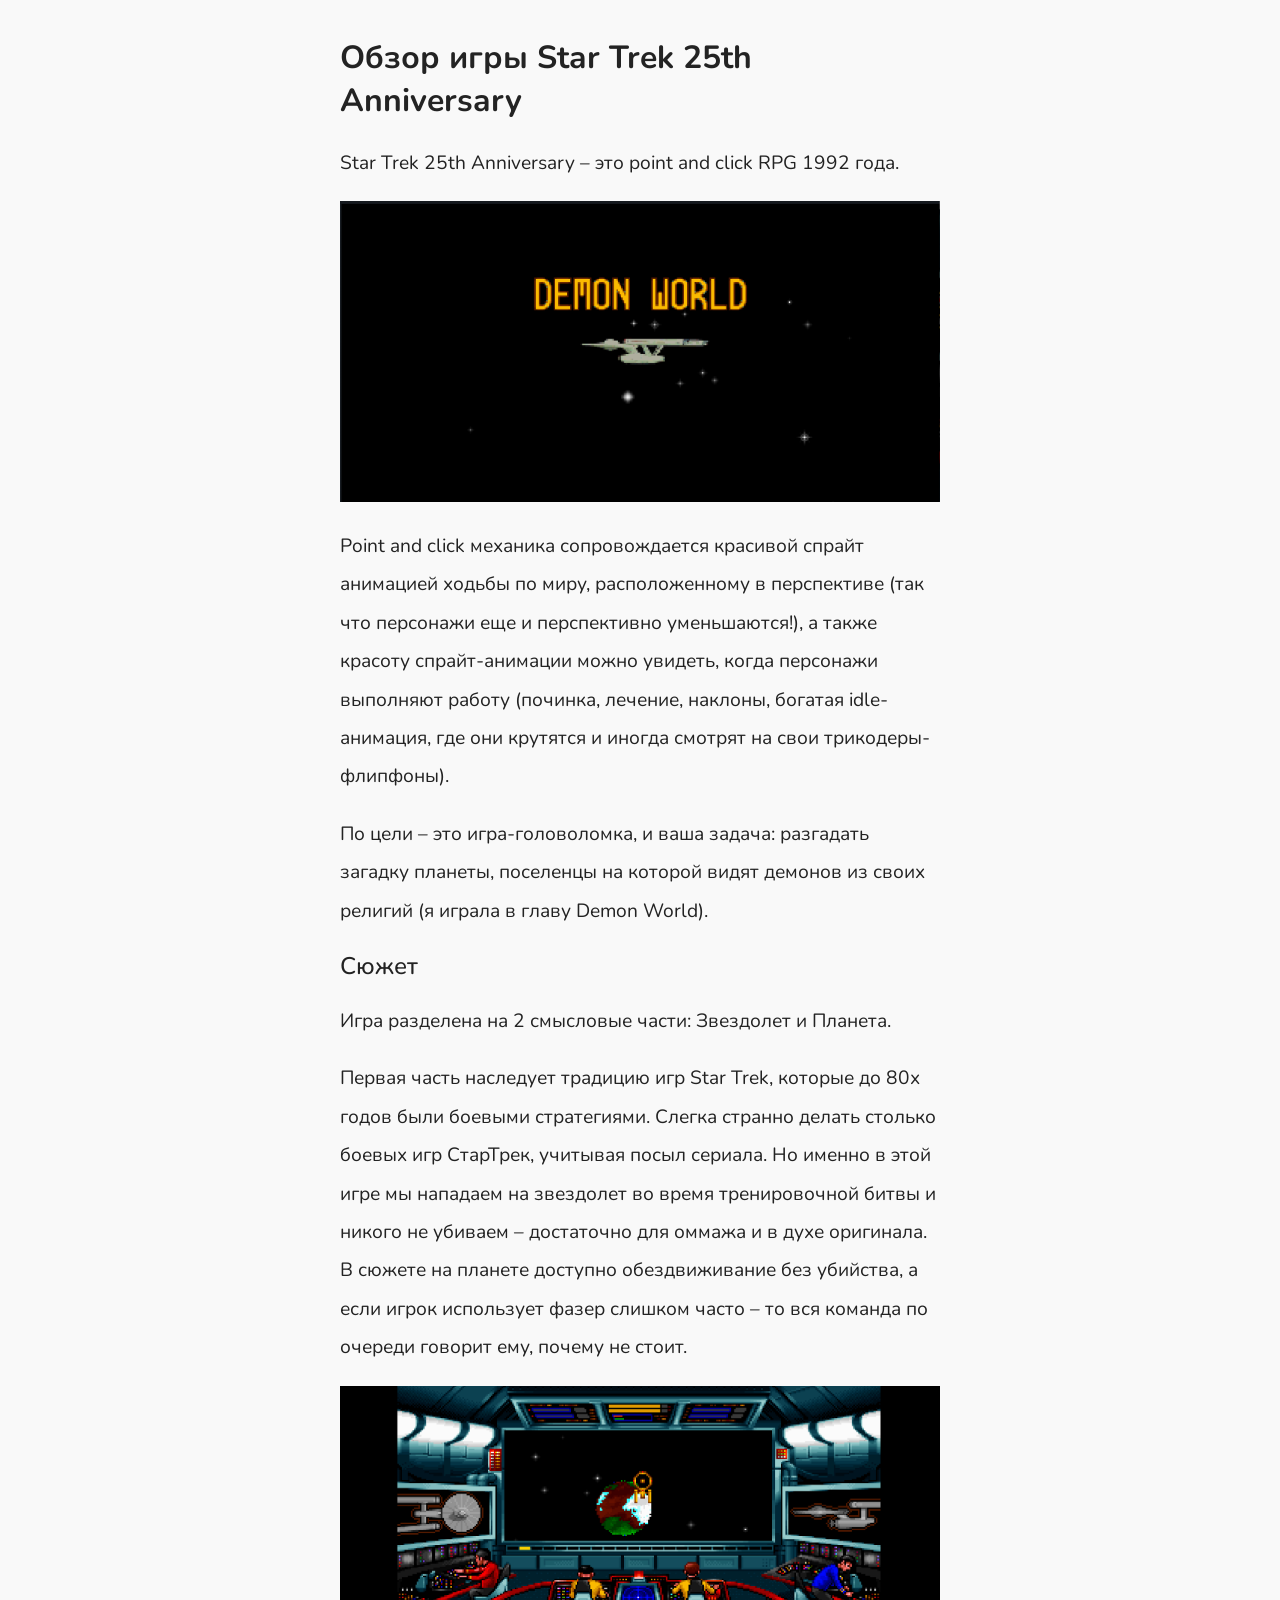
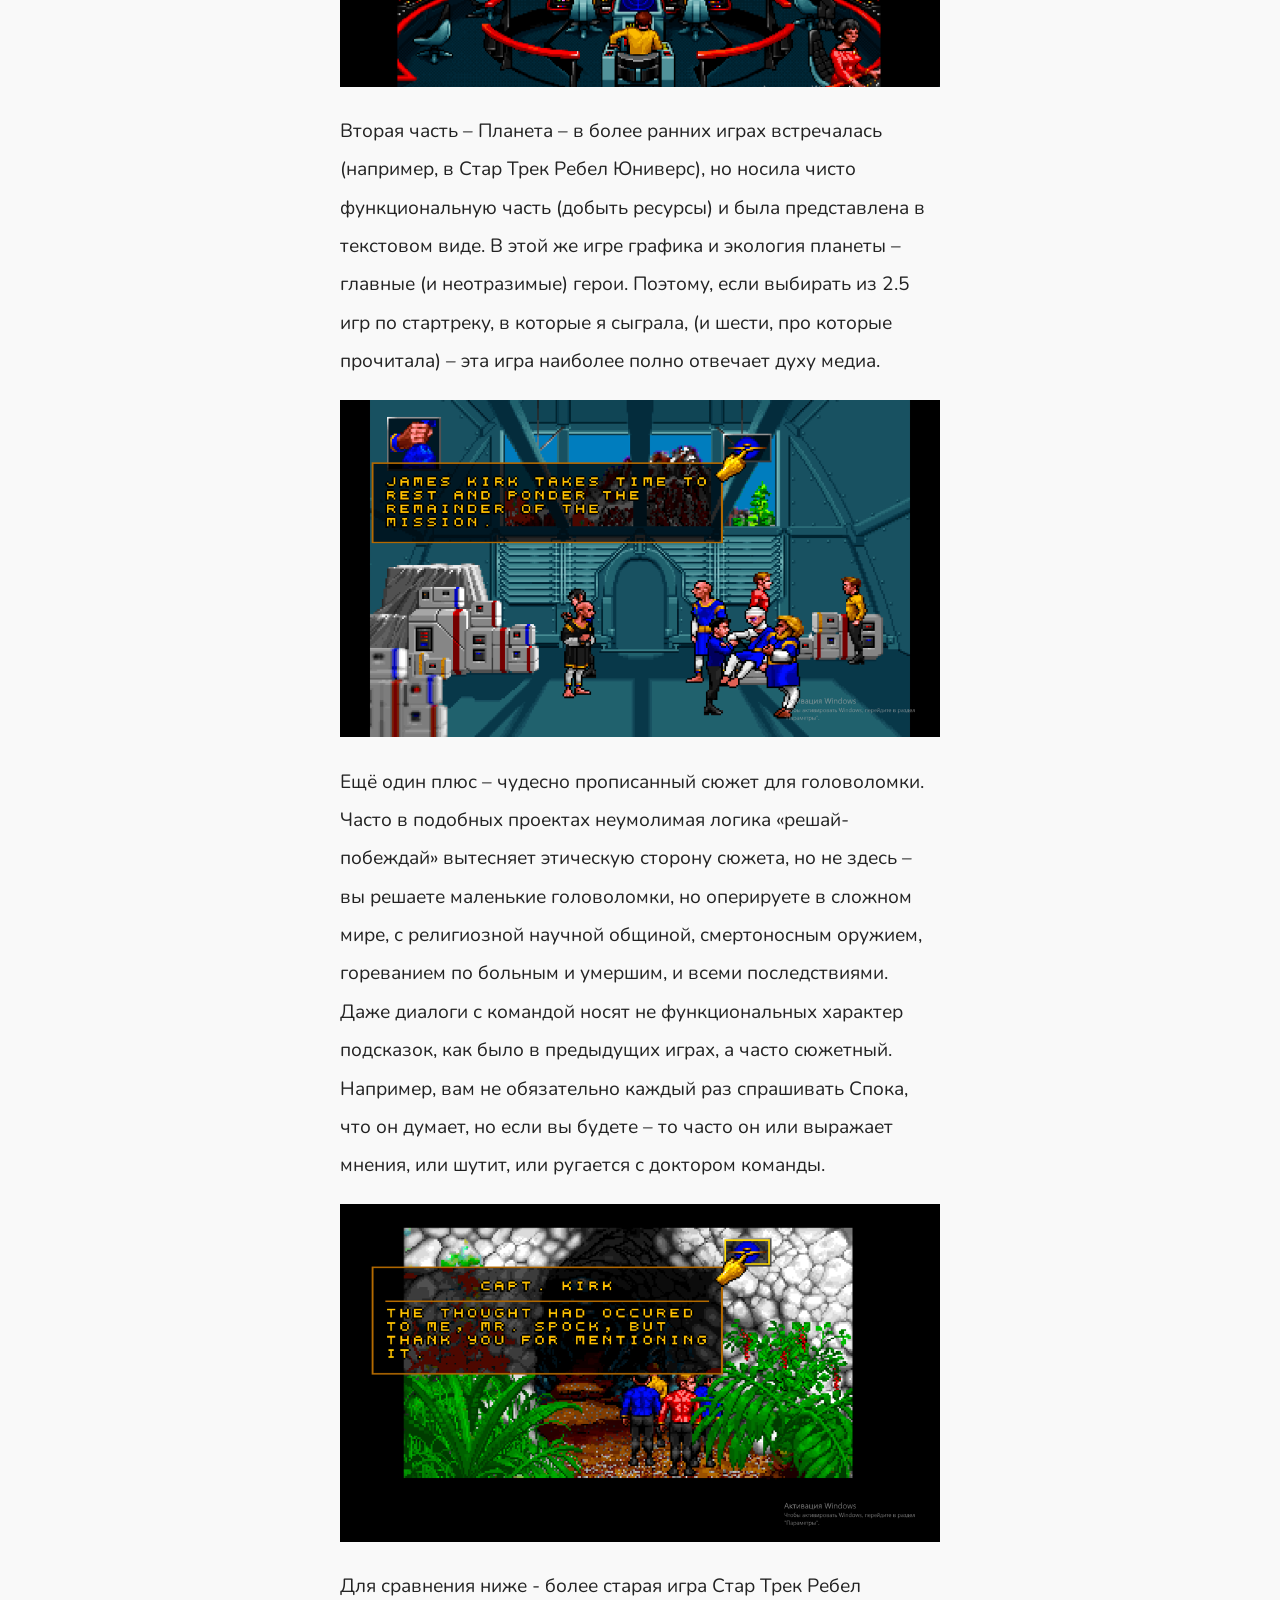
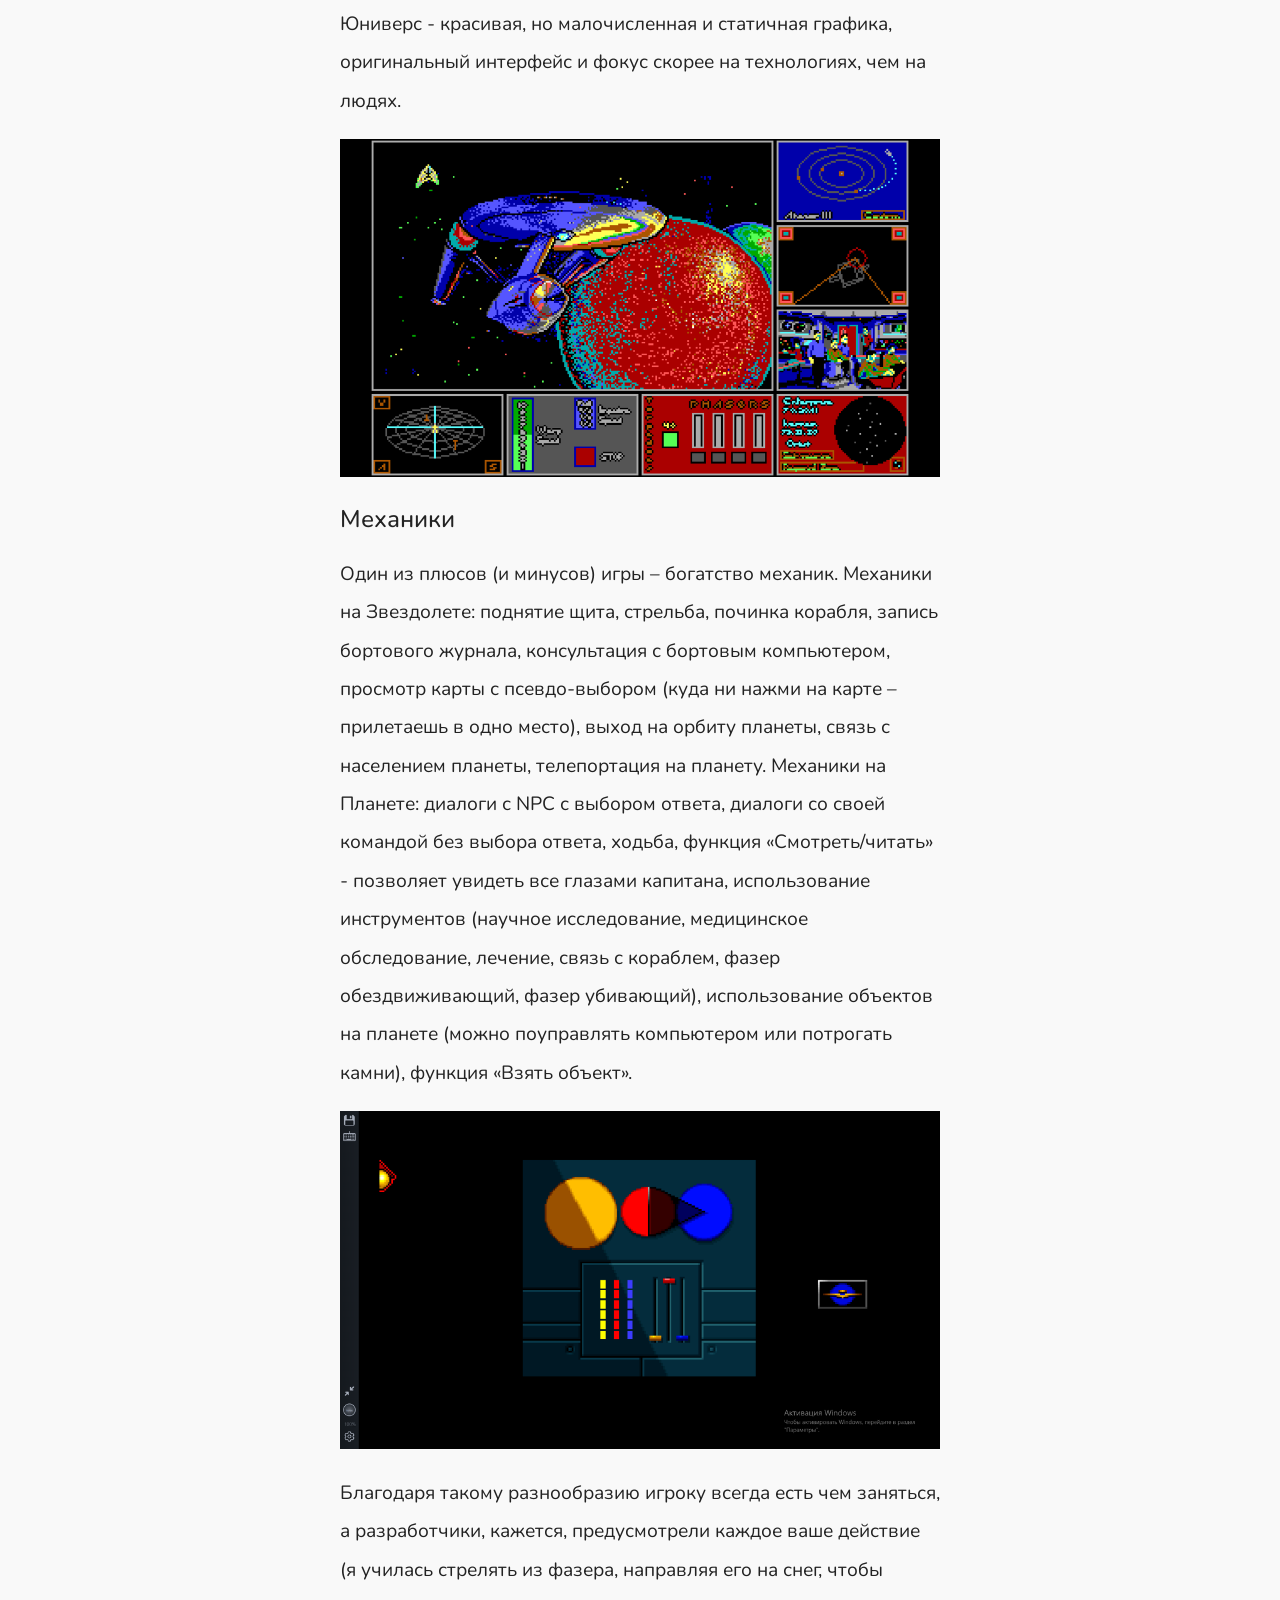
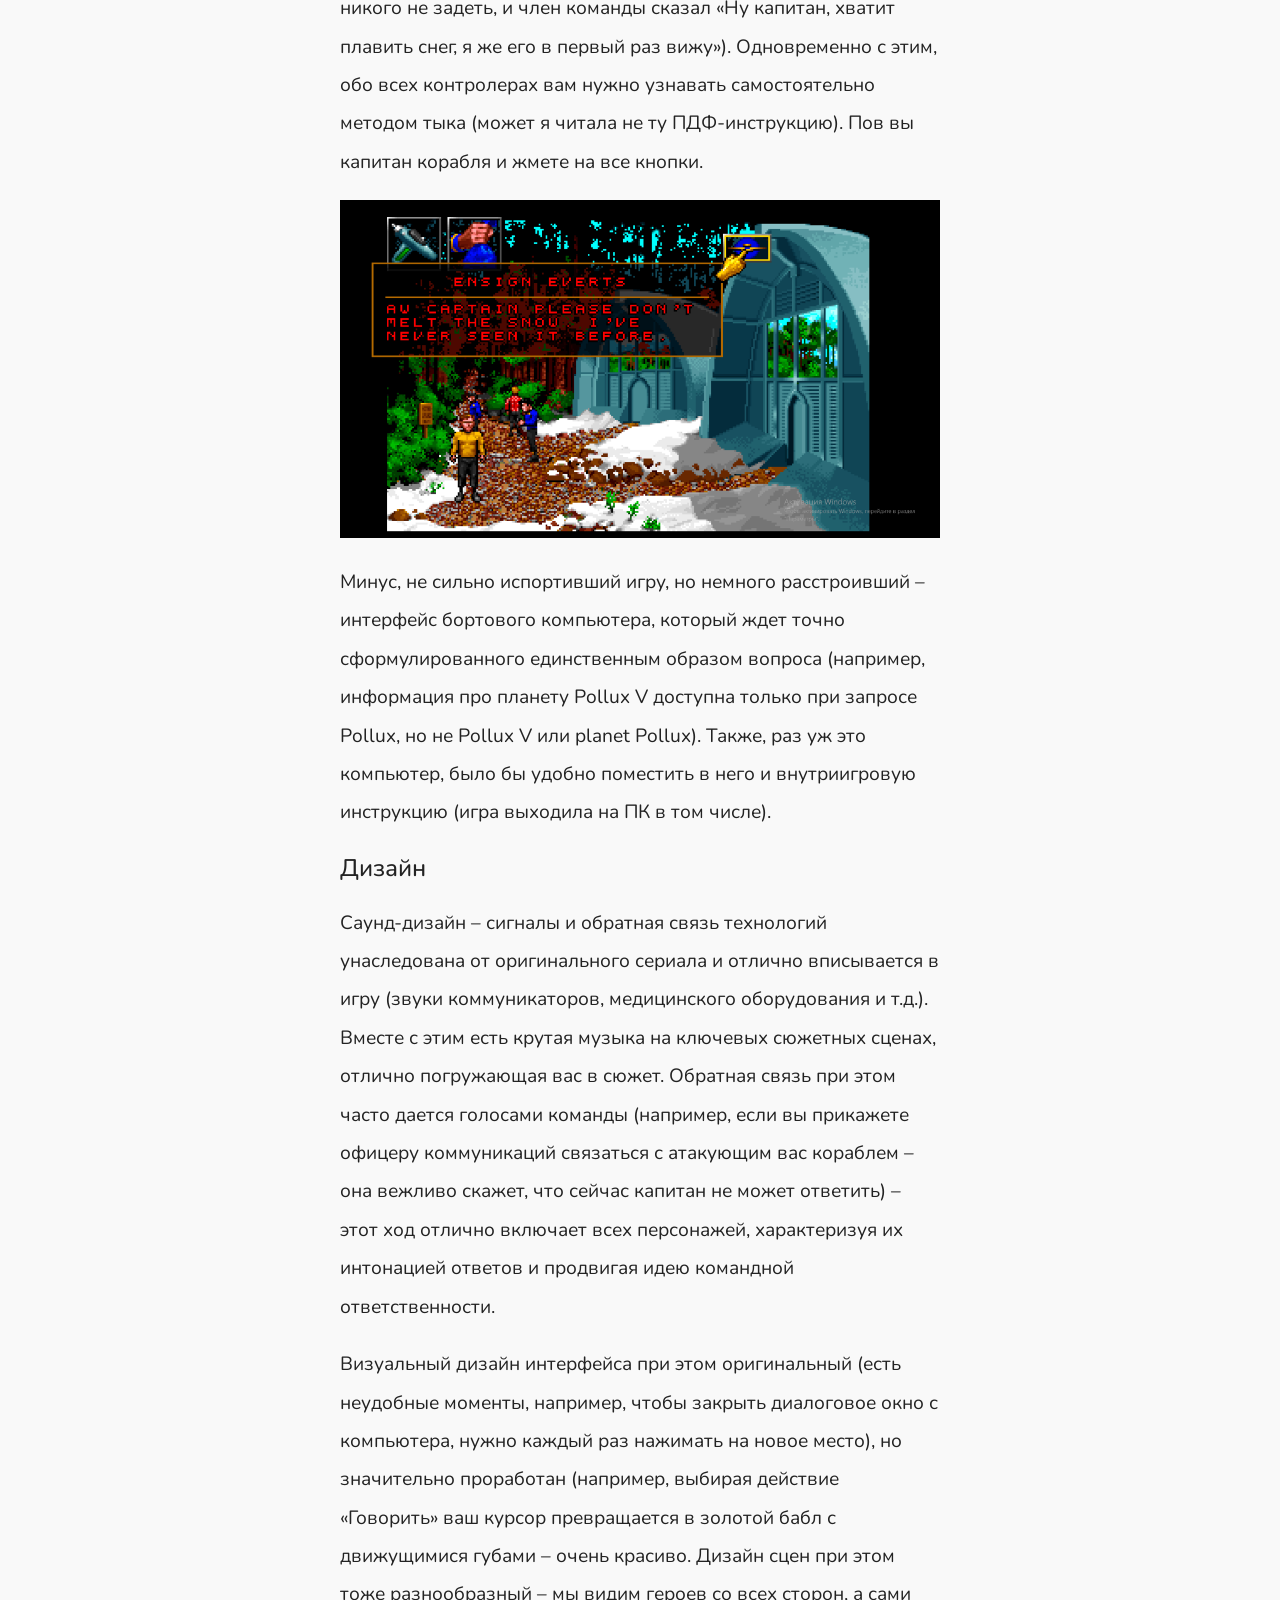
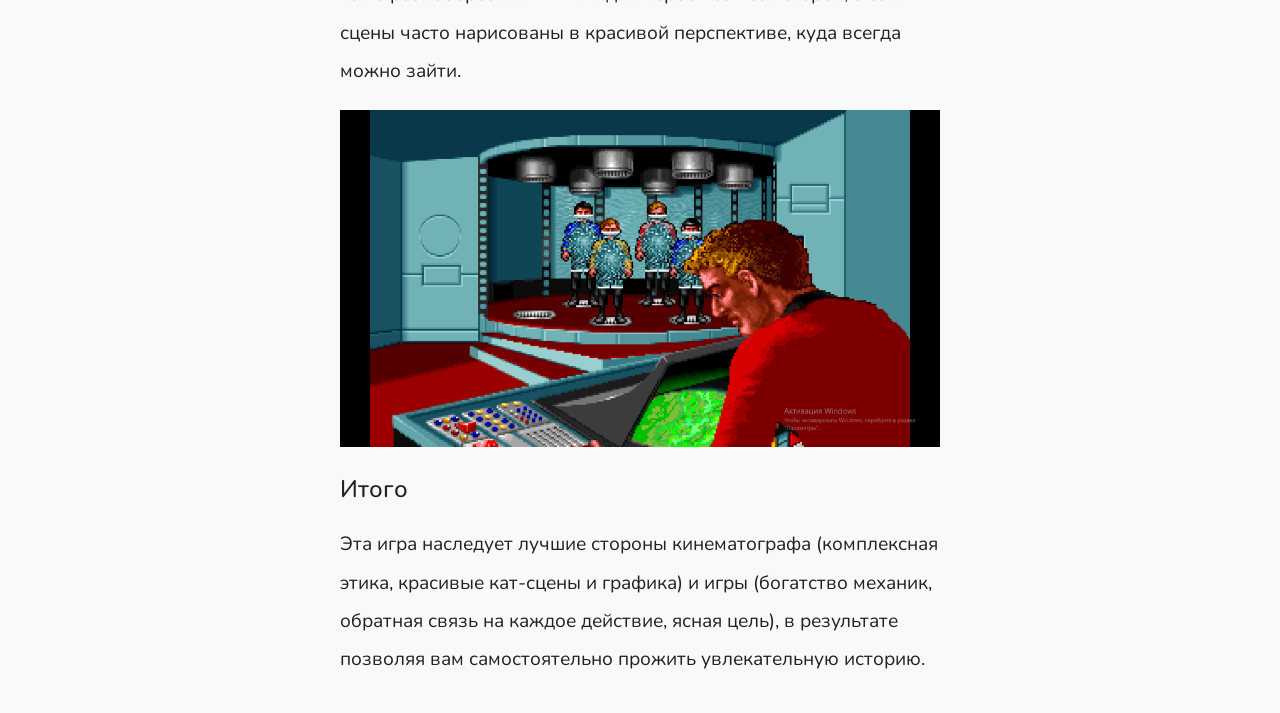
<file: anniversary_game/index.html>
<!DOCTYPE html>
<meta name="viewport" content="width=device-width, initial-scale=1" charset="utf-8"/>
<html>

<head>
	<title>Игра</title>
	<meta name="description">
	<link rel="stylesheet" href="../fallback.css">
    <link rel="shortcut icon" href="img/logo.PNG" />
</head>

<body>
<h1>Обзор игры Star Trek 25th Anniversary</h1>
<p class="start">Star Trek 25th Anniversary – это point and click RPG 1992 года. </p>
<img src="img/cover.png">
<p>Point and click механика сопровождается красивой спрайт анимацией ходьбы по миру, расположенному в перспективе (так что персонажи еще и перспективно уменьшаются!), а также красоту спрайт-анимации можно увидеть, когда персонажи выполняют работу (починка, лечение, наклоны, богатая idle-анимация, где они крутятся и иногда смотрят на свои трикодеры-флипфоны).</p>
<p>По цели – это игра-головоломка, и ваша задача: разгадать загадку планеты, поселенцы на которой видят демонов из своих религий (я играла в главу Demon World).</p>


<h2>Сюжет</h2>
<p>Игра разделена на 2 смысловые части: Звездолет и Планета.</p> 
<p>Первая часть наследует традицию игр Star Trek, которые до 80х годов были боевыми стратегиями. Слегка странно делать столько боевых игр СтарТрек, учитывая посыл сериала. Но именно в этой игре мы нападаем на звездолет во время тренировочной битвы и никого не убиваем – достаточно для оммажа и в духе оригинала. В сюжете на планете доступно обездвиживание без убийства, а если игрок использует фазер слишком часто – то вся команда по очереди говорит ему, почему не стоит. </p>
<img src="img/bridge.png">
<p>Вторая часть – Планета – в более ранних играх встречалась (например, в Стар Трек Ребел Юниверс), но носила чисто функциональную часть (добыть ресурсы) и была представлена в текстовом виде. В этой же игре графика и экология планеты – главные (и неотразимые) герои. Поэтому, если выбирать из 2.5 игр по стартреку, в которые я сыграла, (и шести, про которые прочитала) – эта игра наиболее полно отвечает духу медиа.</p>
<img src="img/colonists.png">
<p>Ещё один плюс – чудесно прописанный сюжет для головоломки. Часто в подобных проектах неумолимая логика «решай-побеждай» вытесняет этическую сторону сюжета, но не здесь – вы решаете маленькие головоломки, но оперируете в сложном мире, с религиозной научной общиной, смертоносным оружием, гореванием по больным и умершим, и всеми последствиями. Даже диалоги с командой носят не функциональных характер подсказок, как было в предыдущих играх, а часто сюжетный. Например, вам не обязательно каждый раз спрашивать Спока, что он думает, но если вы будете – то часто он или выражает мнения, или шутит, или ругается с доктором команды.</p>
<img src="img/thought.png">
<p>Для сравнения ниже - более старая игра Стар Трек Ребел Юниверс - красивая, но малочисленная и статичная графика, оригинальный интерфейс и фокус скорее на технологиях, чем на людях.</p>
<img src="img/rebel.png">

<h2>Механики</h2>
<p>Один из плюсов (и минусов) игры – богатство механик. Механики на Звездолете: поднятие щита, стрельба, починка корабля, запись бортового журнала, консультация с бортовым компьютером, просмотр карты с псевдо-выбором (куда ни нажми на карте – прилетаешь в одно место), выход на орбиту планеты, связь с населением планеты, телепортация на планету. Механики на Планете: диалоги с NPC с выбором ответа, диалоги со своей командой без выбора ответа, ходьба, функция «Смотреть/читать» - позволяет увидеть все глазами капитана, использование инструментов (научное исследование, медицинское обследование, лечение, связь с кораблем, фазер обездвиживающий, фазер убивающий), использование объектов на планете (можно поуправлять компьютером или потрогать камни), функция «Взять объект».</p>
<img src="img/puzzle.png">
<p>Благодаря такому разнообразию игроку всегда есть чем заняться, а разработчики, кажется, предусмотрели каждое ваше действие (я училась стрелять из фазера, направляя его на снег, чтобы никого не задеть, и член команды сказал «Ну капитан, хватит плавить снег, я же его в первый раз вижу»). Одновременно с этим, обо всех контролерах вам нужно узнавать самостоятельно методом тыка (может я читала не ту ПДФ-инструкцию). Пов вы капитан корабля и жмете на все кнопки.</p>
<img src="img/snow.png">
<p>Минус, не сильно испортивший игру, но немного расстроивший – интерфейс бортового компьютера, который ждет точно сформулированного единственным образом вопроса (например, информация про планету Pollux V доступна только при запросе Pollux, но не Pollux V или planet Pollux). Также, раз уж это компьютер, было бы удобно поместить в него и внутриигровую инструкцию (игра выходила на ПК в том числе).</p>

<h2>Дизайн</h2>
<p>Саунд-дизайн – сигналы и обратная связь технологий унаследована от оригинального сериала и отлично вписывается в игру (звуки коммуникаторов, медицинского оборудования и т.д.). Вместе с этим есть крутая музыка на ключевых сюжетных сценах, отлично погружающая вас в сюжет. Обратная связь при этом часто дается голосами команды (например, если вы прикажете офицеру коммуникаций связаться с атакующим вас кораблем – она вежливо скажет, что сейчас капитан не может ответить) – этот ход отлично включает всех персонажей, характеризуя их интонацией ответов и продвигая идею командной ответственности.</p>
<p>Визуальный дизайн интерфейса при этом оригинальный (есть неудобные моменты, например, чтобы закрыть диалоговое окно с компьютера, нужно каждый раз нажимать на новое место), но значительно проработан (например, выбирая действие «Говорить» ваш курсор превращается в золотой бабл с движущимися губами – очень красиво. Дизайн сцен при этом тоже разнообразный – мы видим героев со всех сторон, а сами сцены часто нарисованы в красивой перспективе, куда всегда можно зайти.</p>
<img src="img/beam.png">

<h2>Итого</h2>
<p class="end">Эта игра наследует лучшие стороны кинематографа (комплексная этика, красивые кат-сцены и графика) и игры (богатство механик, обратная связь на каждое действие, ясная цель), в результате позволяя вам самостоятельно прожить увлекательную историю.</p>
</body>
</html>
</file>
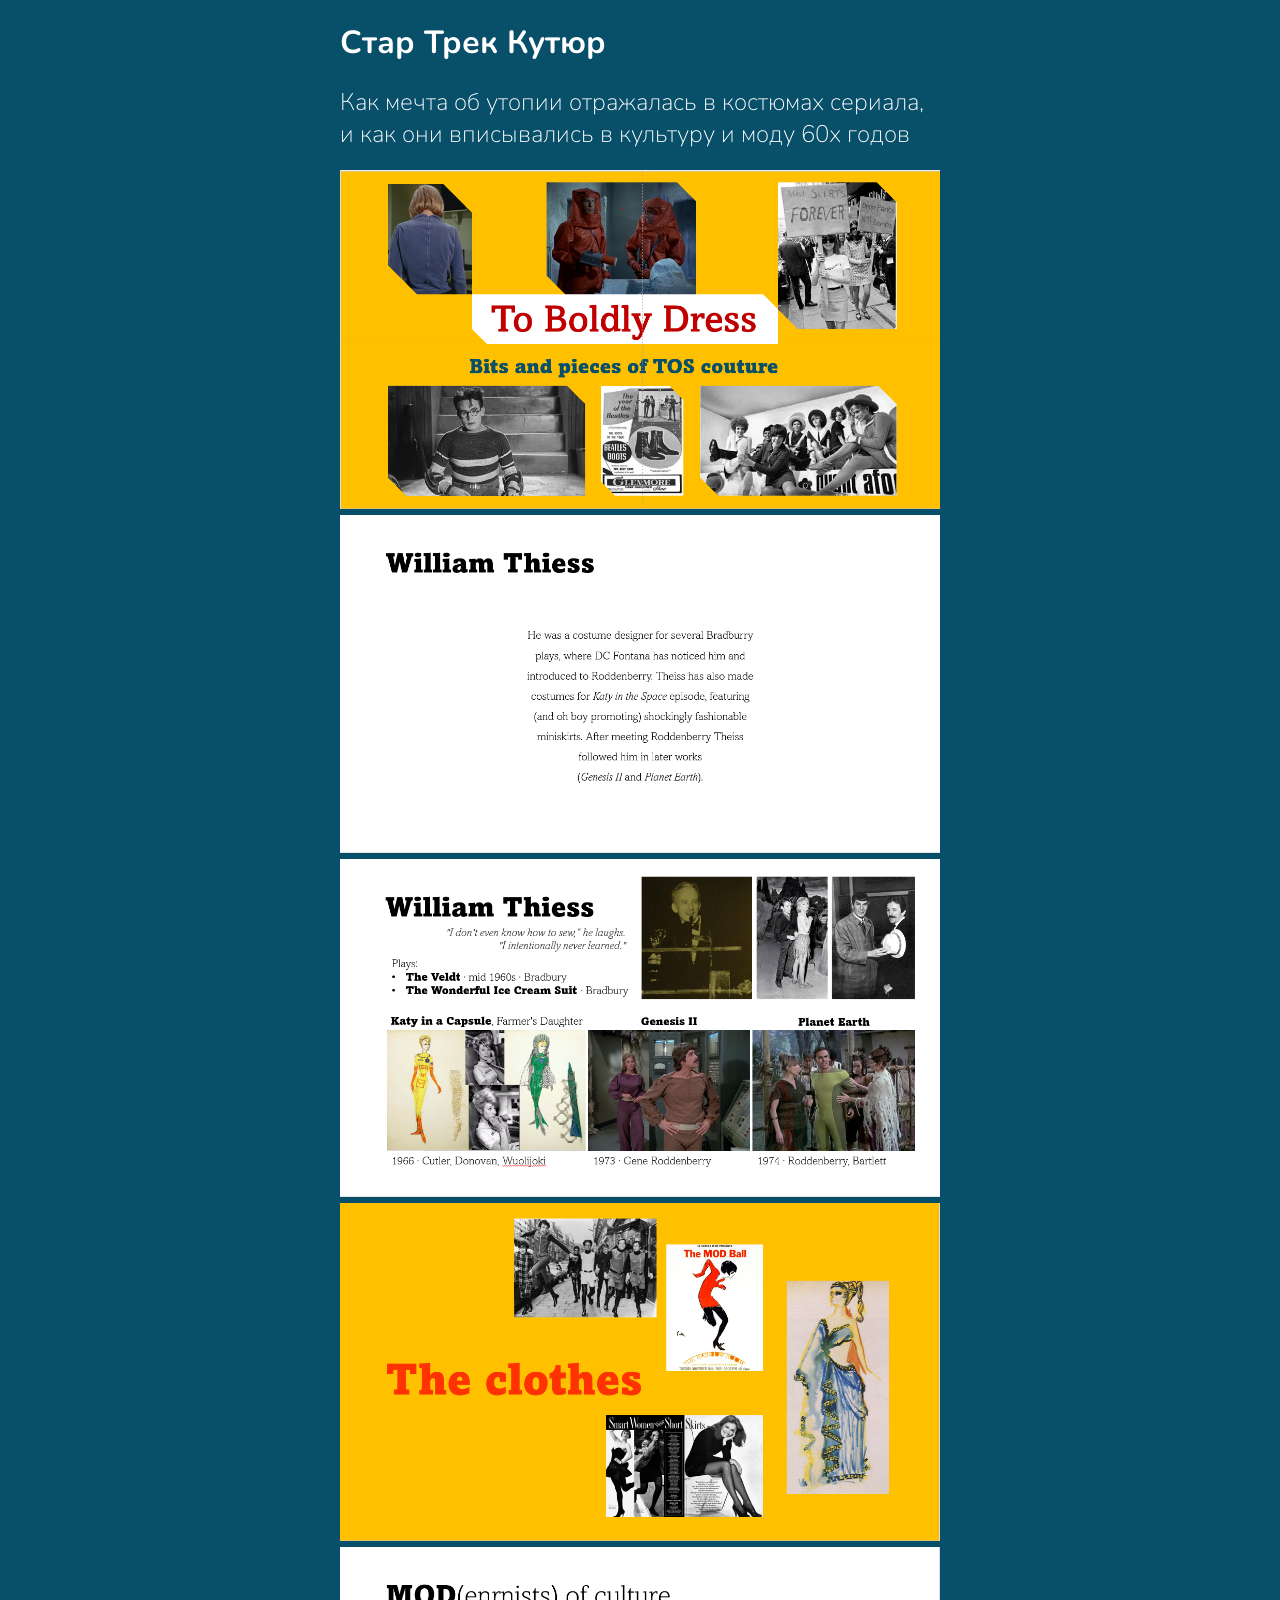
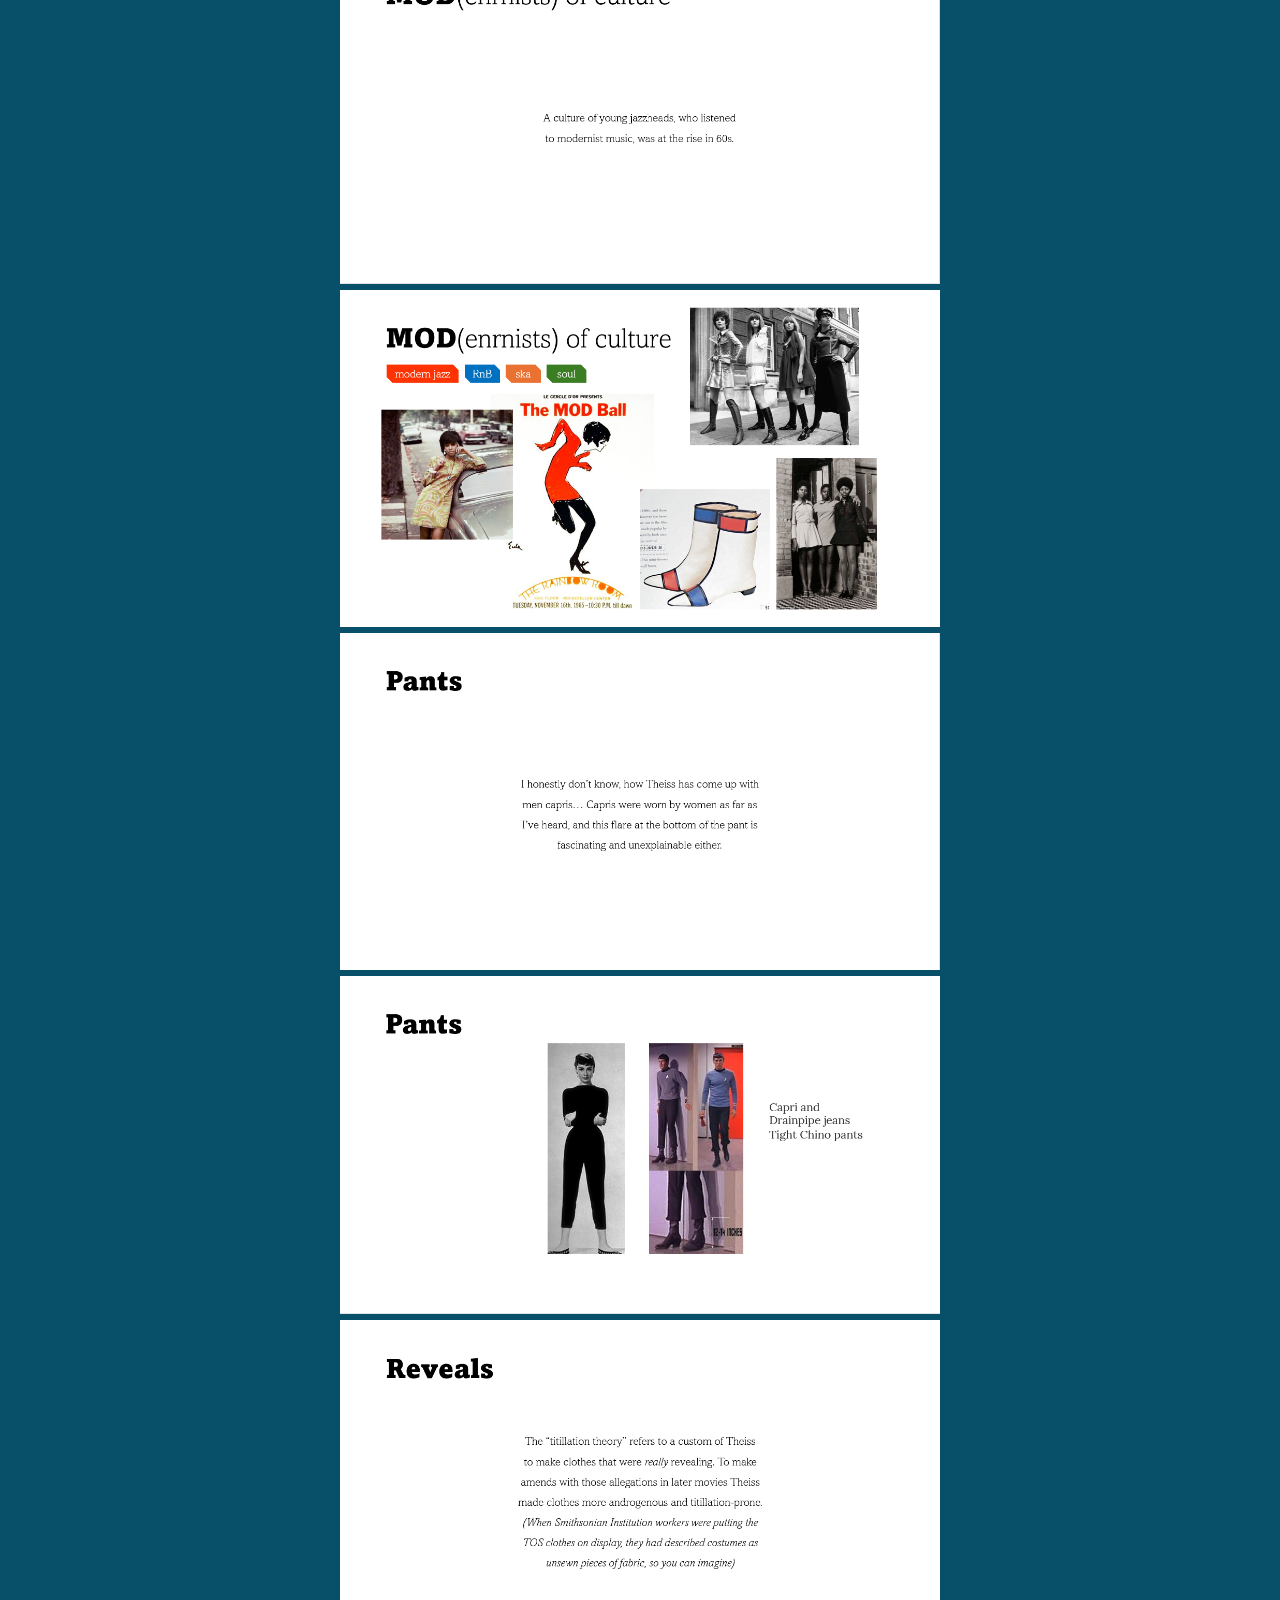
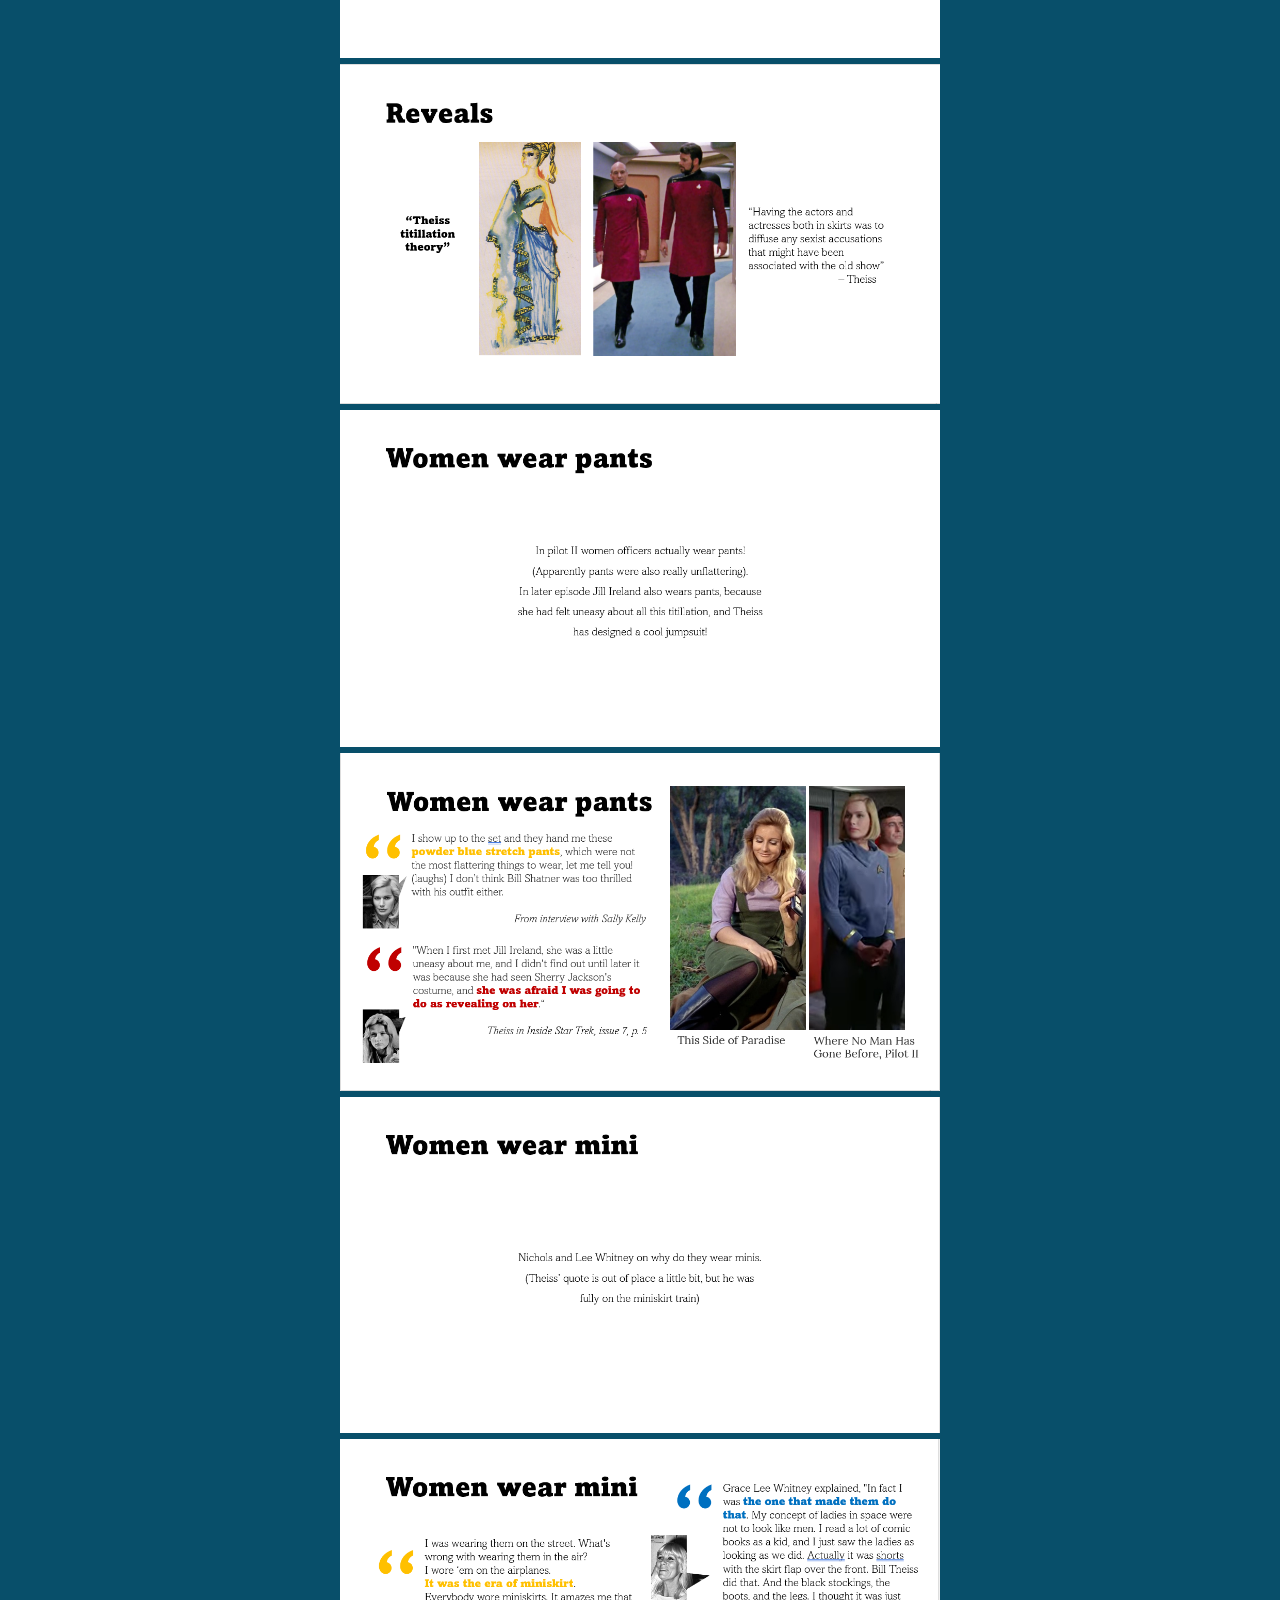
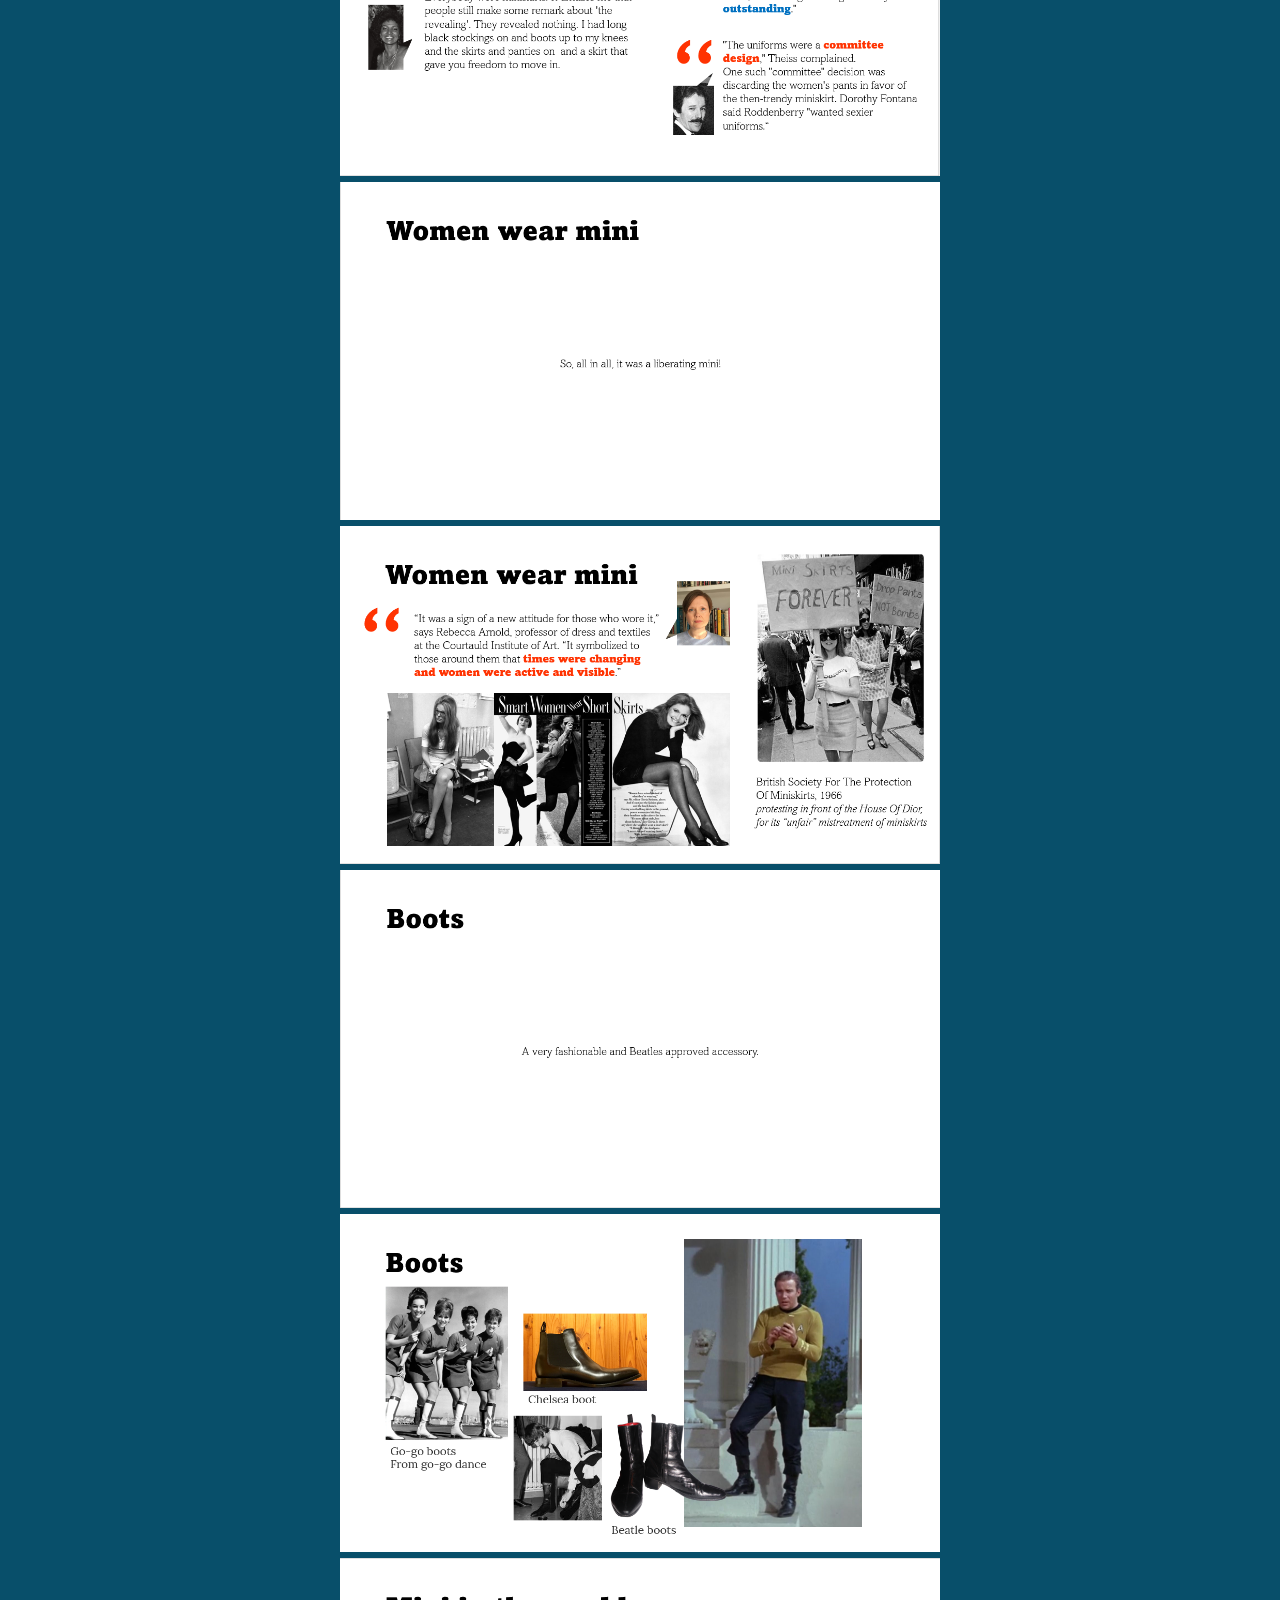
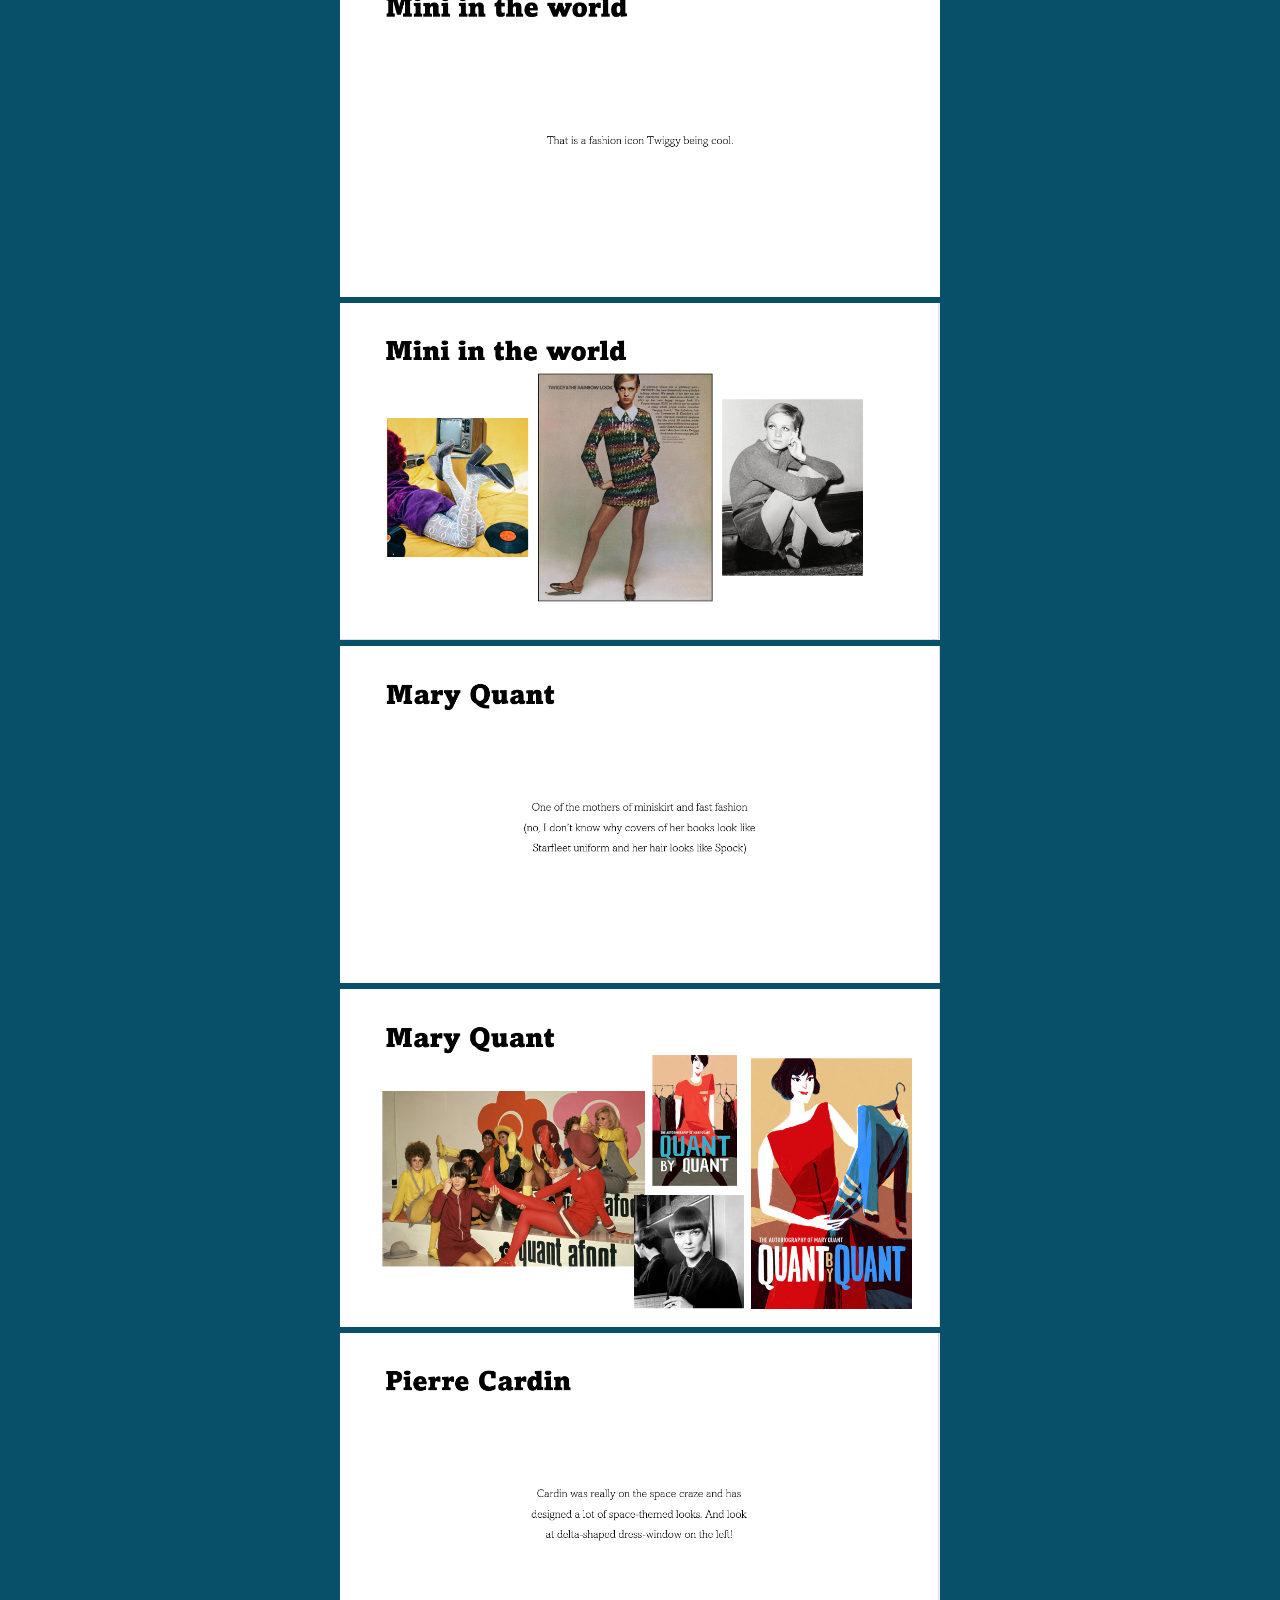
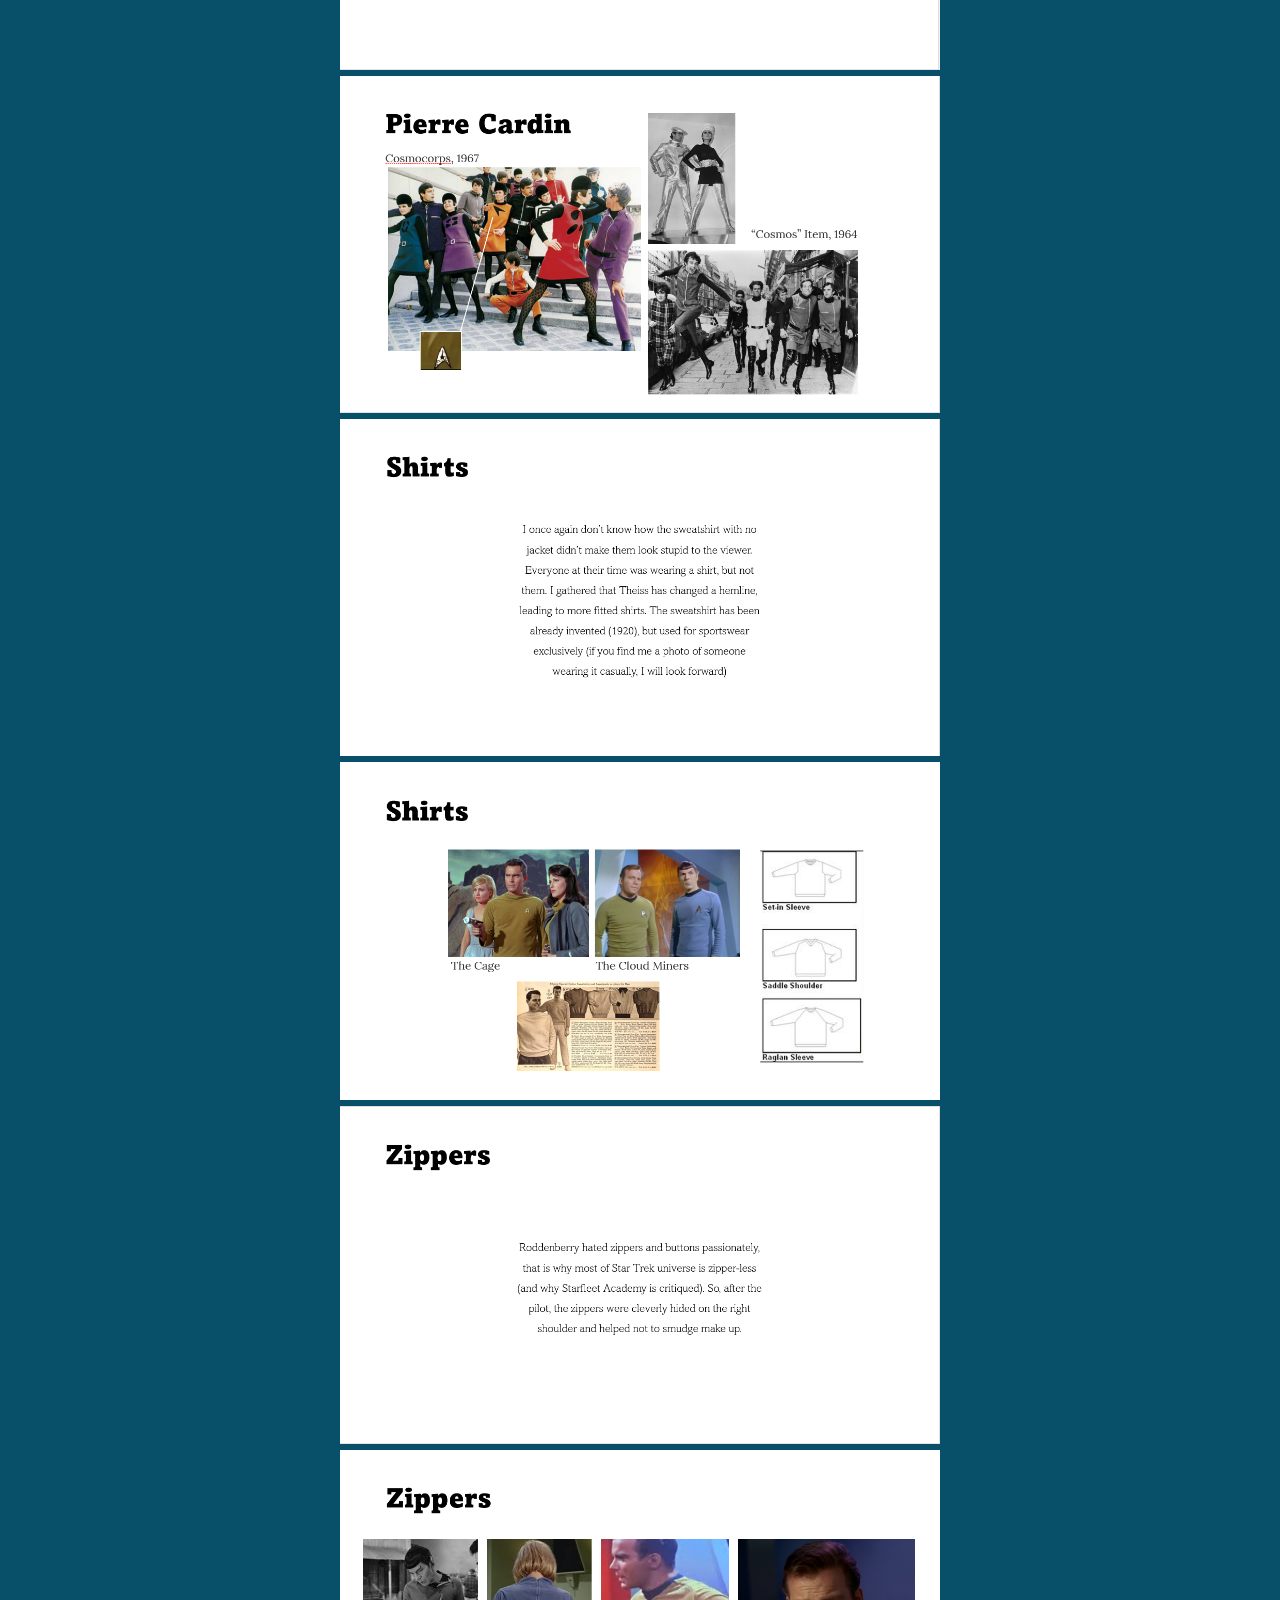
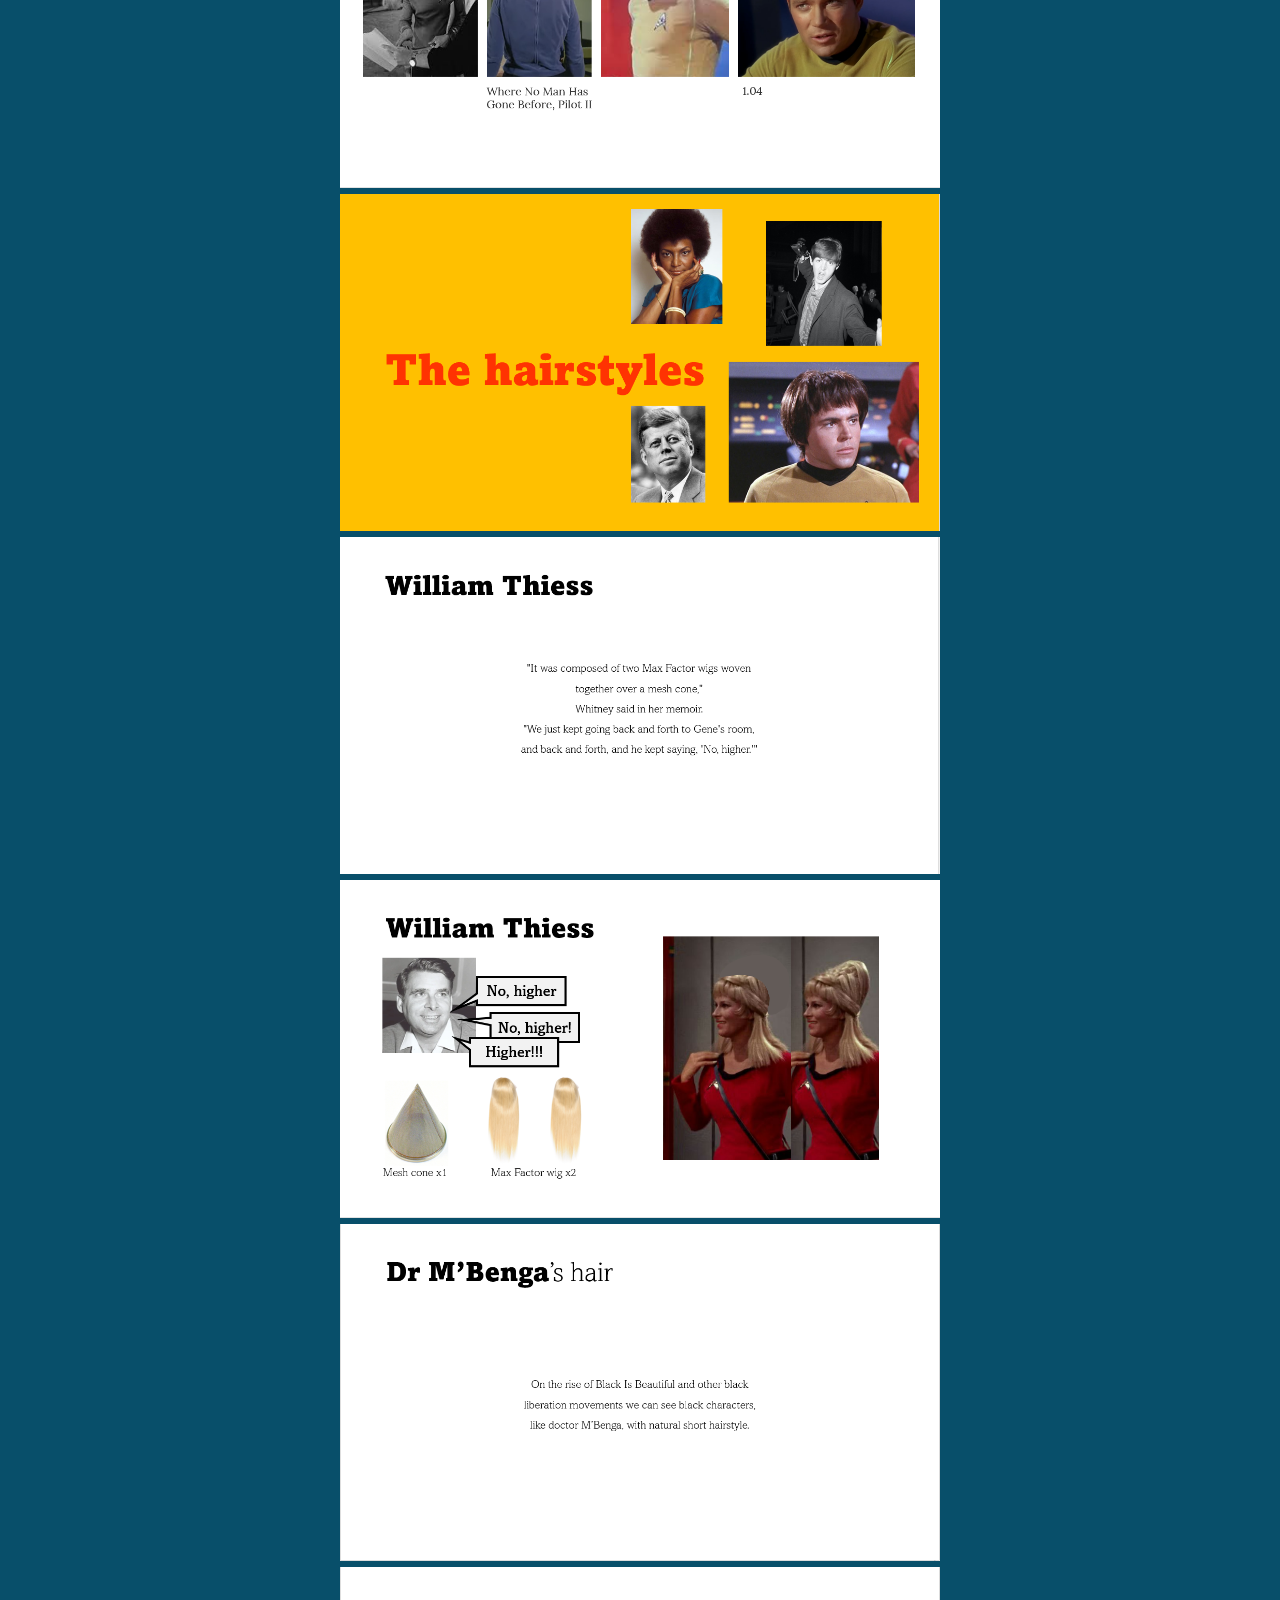
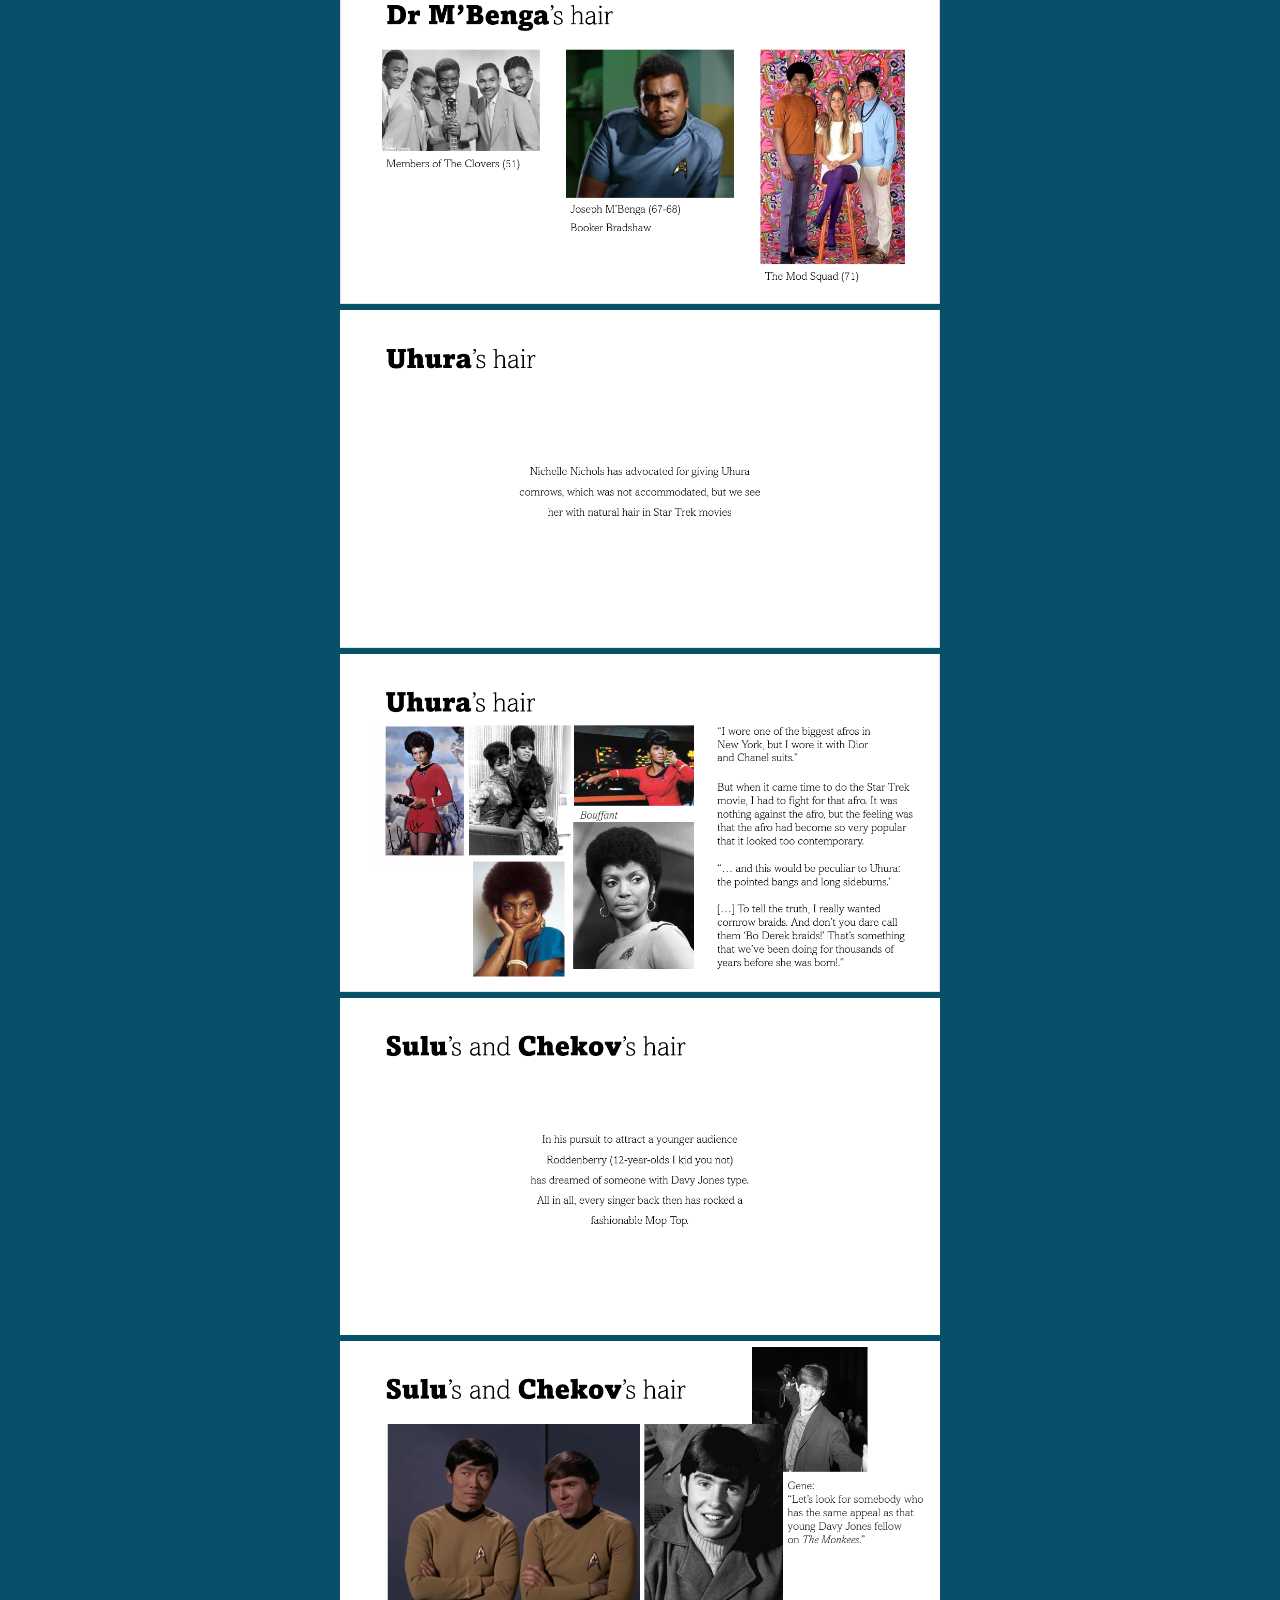
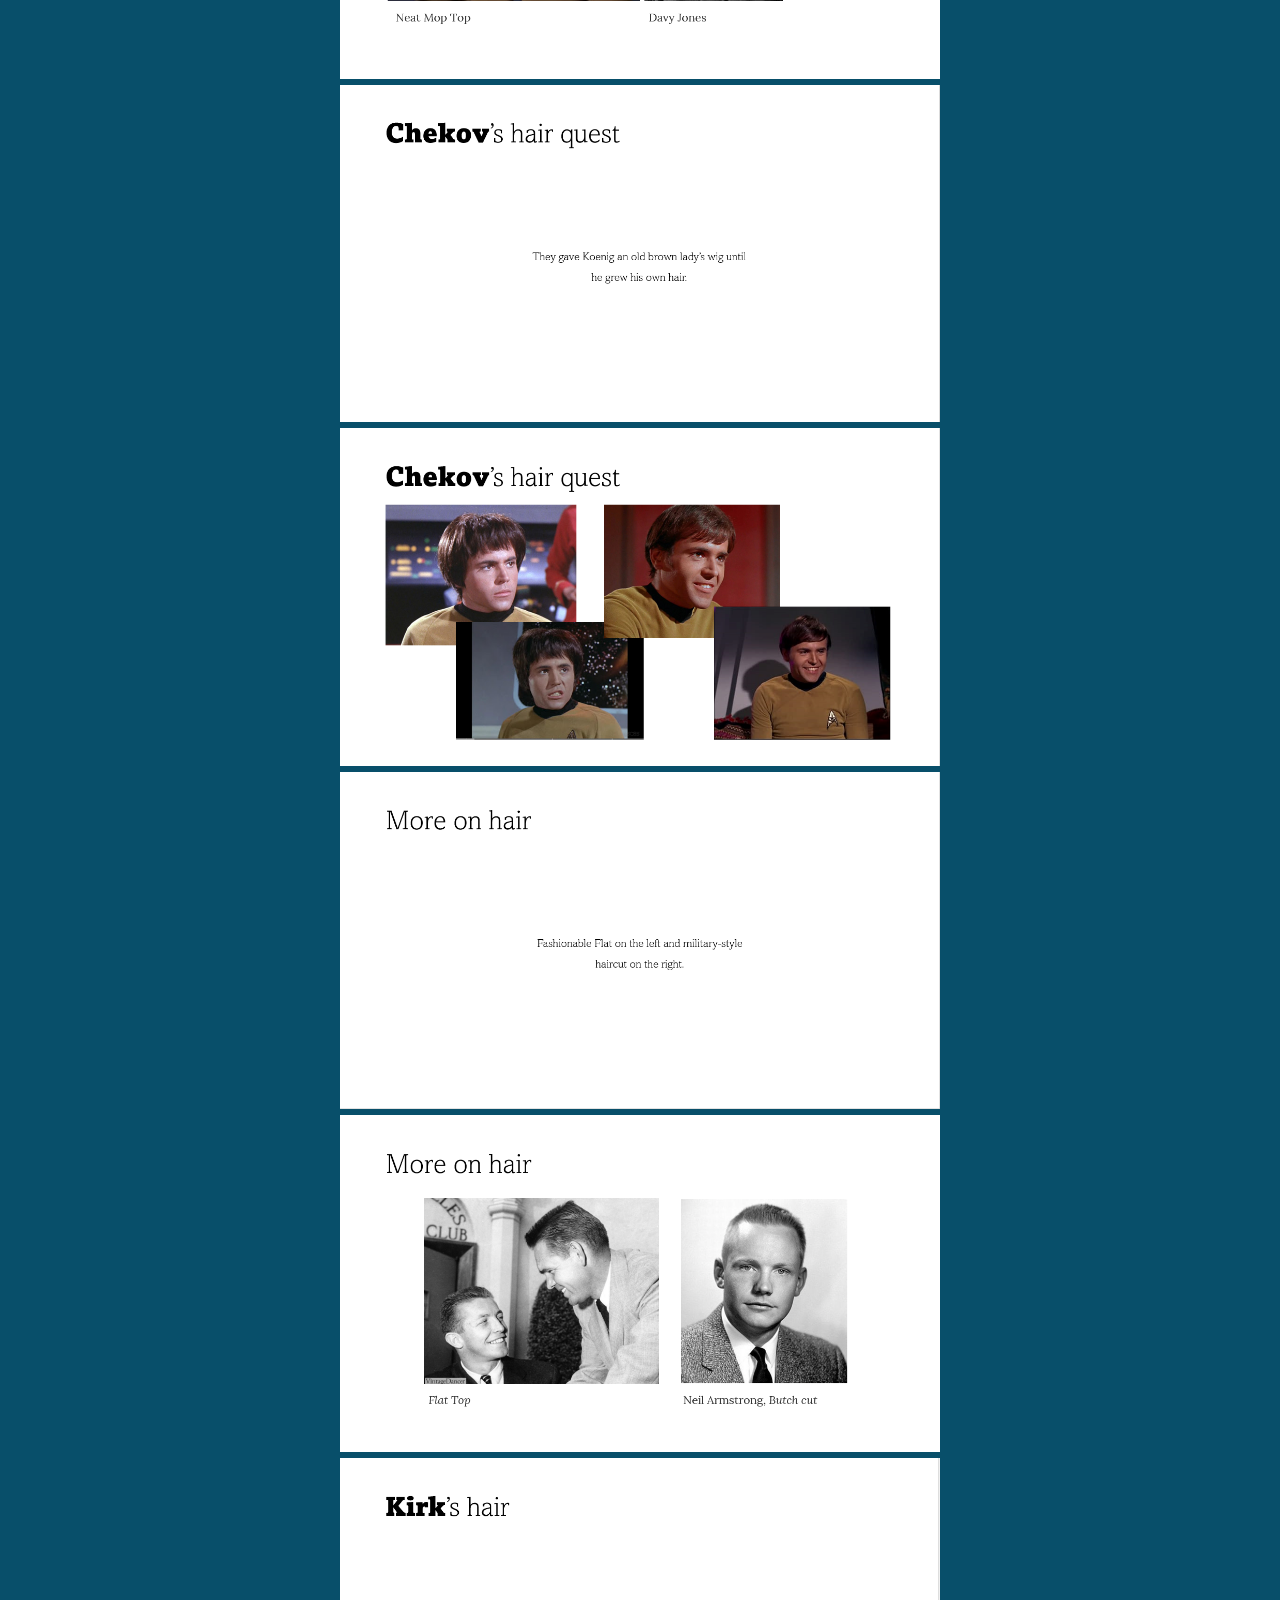
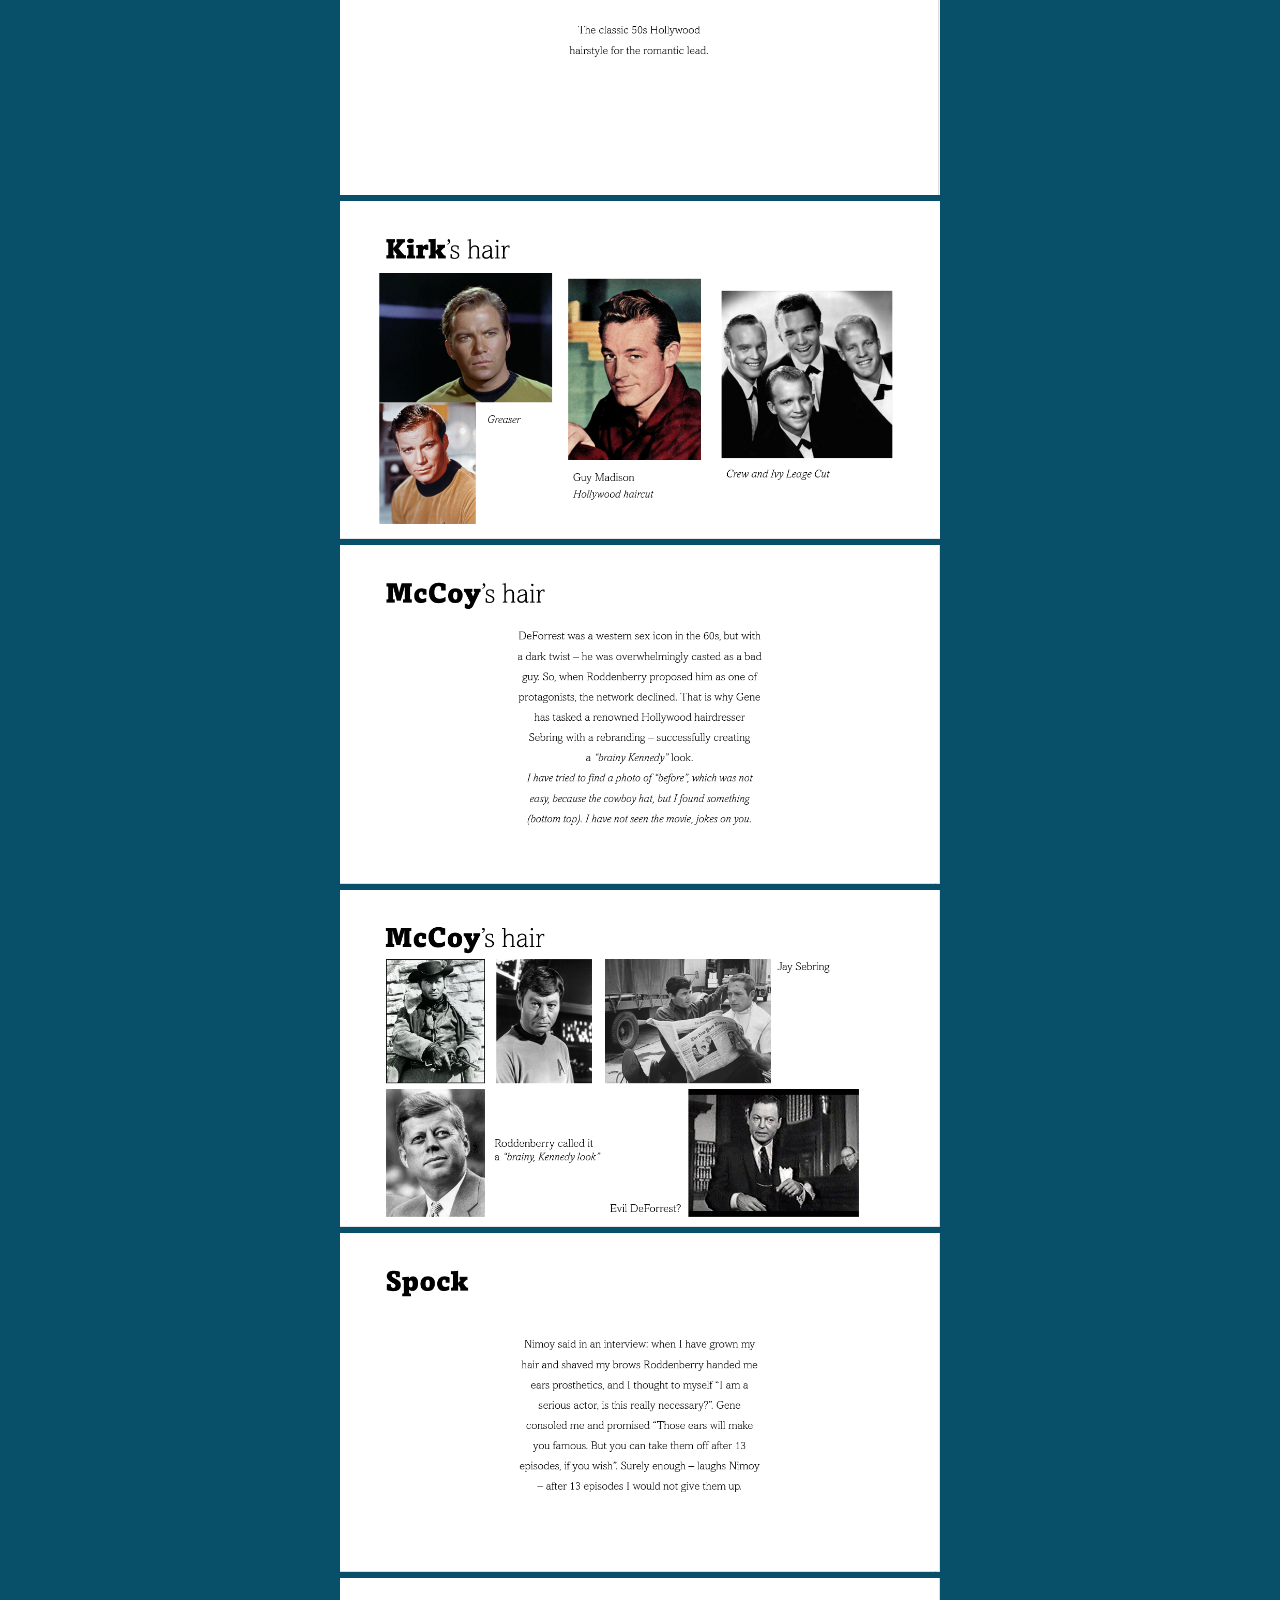
<file: starfashion/index.html>
<!DOCTYPE html>
<meta name="viewport" content="width=device-width, initial-scale=1" charset="utf-8"/>
<html>

<head>
	<title>СтарТрек Кутюр</title>
	<meta name="description">
	<link rel="stylesheet" href="main.css">
    <link rel="shortcut icon" href="img/logo.PNG" />
</head>

<body>
    <h1>Стар Трек Кутюр</h1>
    <h2>Как мечта об утопии отражалась в костюмах сериала, и как они вписывались в культуру и моду 60х годов</h2>
    <img src="img/1.PNG">
    <img src="img/2.PNG">
    <img src="img/3.PNG">
    <img src="img/4.PNG">
    <img src="img/5.PNG">
    <img src="img/6.PNG">
    <img src="img/7.PNG">
    <img src="img/8.PNG">
    <img src="img/9.PNG">
    <img src="img/10.PNG">
    <img src="img/11.PNG">
    <img src="img/12.PNG">
    <img src="img/13.PNG">
    <img src="img/14.PNG">
    <img src="img/15.PNG">
    <img src="img/16.PNG">
    <img src="img/17.PNG">
    <img src="img/18.PNG">
    <img src="img/19.PNG">
    <img src="img/20.PNG">
    <img src="img/21.PNG">
    <img src="img/22.PNG">
    <img src="img/23.PNG">
    <img src="img/24.PNG">
    <img src="img/25.PNG">
    <img src="img/26.PNG">
    <img src="img/27.PNG">
    <img src="img/28.PNG">
    <img src="img/29.PNG">
    <img src="img/30.PNG">
    <img src="img/31.PNG">
    <img src="img/32.PNG">
    <img src="img/33.PNG">
    <img src="img/34.PNG">
    <img src="img/35.PNG">
    <img src="img/36.PNG">
    <img src="img/37.PNG">
    <img src="img/38.PNG">
    <img src="img/39.PNG">
    <img src="img/40.PNG">
    <img src="img/41.PNG">
    <img src="img/42.PNG">
    <img src="img/43.PNG">
    <img src="img/44.PNG">
    <img src="img/45.PNG">
    <img src="img/46.PNG">
    <img src="img/47.PNG">


<footer>
    <p>Спасибо за просмотр!! Если есть что добавить -- пишите</p>
</footer>
</body>
</html>
</file>
<file: fallback.css>
@import url('https://fonts.googleapis.com/css2?family=Nunito:ital,wght@0,200..1000;1,200..1000&display=swap');

body {
    max-width: 600px;
    margin: auto;
    padding: 15px;
    font-family: Nunito;
    background-color: #f9f9f9;
    color: rgb(35, 35, 35);

}
h2 {font-weight:500}

p {    font-size: 1.2em;
    line-height: 200%;}
img {
    width: 100%;
}


footer {
  display: flex;
  flex-direction: column;
  justify-content: center;
  align-items: center;
  height: 200px;
  background-color: #f9f9f9;
}

footer img {
  width:30px;
  margin-top: 20px;
}
footer p {
  margin-top: 0;
  margin-bottom: 0;
}
</file>
<file: starfashion/main.css>
@import url('https://fonts.googleapis.com/css2?family=Nunito:ital,wght@0,200..1000;1,200..1000&display=swap');

body {
    max-width: 600px;
    margin: auto;
    font-family: Nunito;
    background-color: #084F6A;
    color: white;
}
h2 {font-weight:200}
img {
    width: 100%;
}


footer {
  display: flex;
  flex-direction: column;
  justify-content: center;
  align-items: center;
  height: 200px;
  background-color: #073041;
}

footer img {
  width:30px;
  margin-top: 20px;
}
footer p {
  margin-top: 0;
  margin-bottom: 0;
}
</file>
